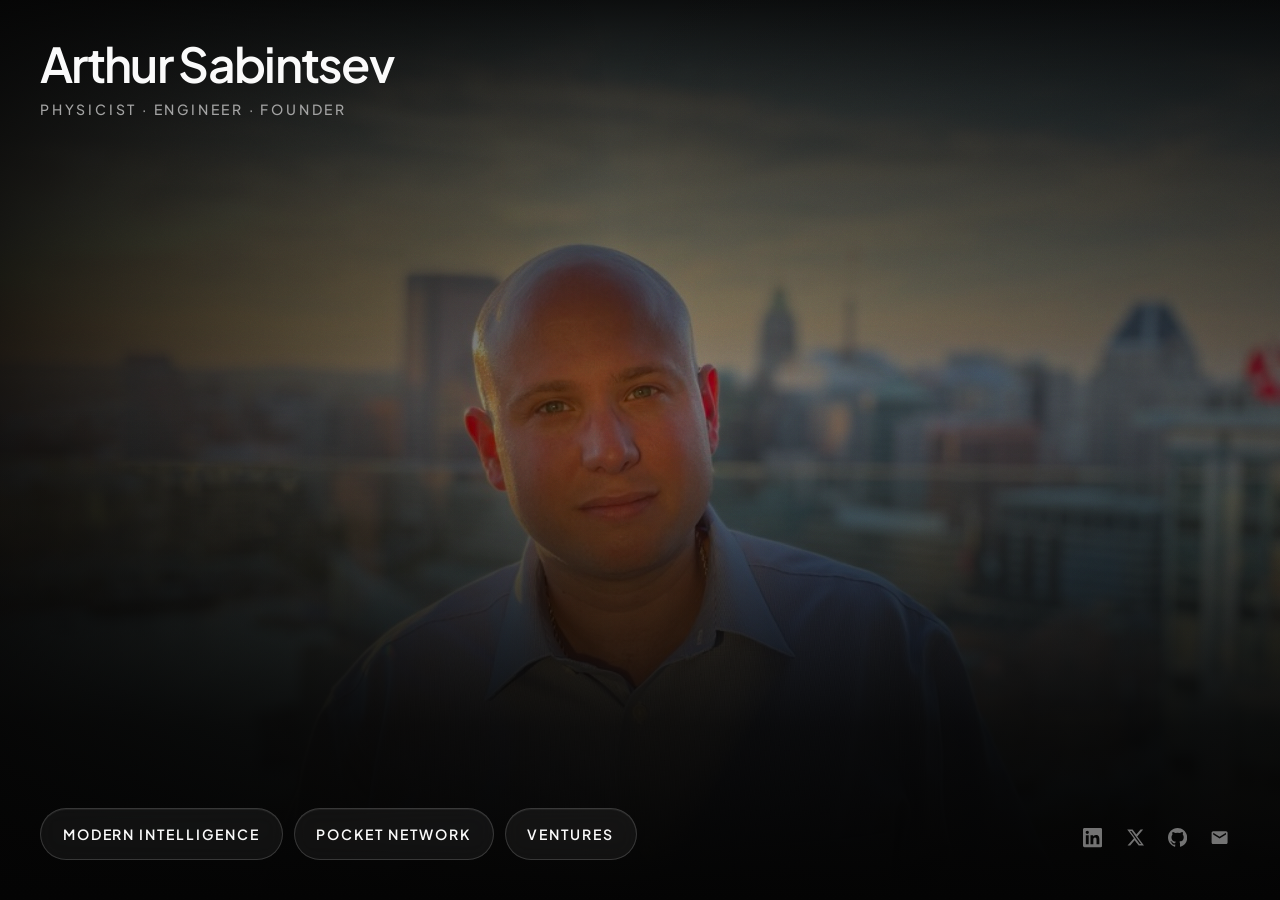
<file: index.html>
<!DOCTYPE html>
<html lang="en">
<head>
    <meta charset="UTF-8">
    <meta name="viewport" content="width=device-width, initial-scale=1.0">
    <title>Arthur Sabintsev</title>
    <meta name="description" content="Arthur Sabintsev — physicist, engineer, two-time founder. COO of Modern Intelligence (Sovereign: onboard targeting for unmanned systems). Open to email.">
    <meta name="keywords" content="Arthur Sabintsev, Arthur Ariel Sabintsev, Modern Intelligence, Sovereign, onboard targeting, UAV, USV, UUV, ATR, automatic target recognition, terminal guidance, GNSS-denied, EW, counter-UAS, Grove co-founder, Pocket Network, founder, physicist, engineer, Gold Ranger Ventures">
    <meta name="author" content="Arthur Ariel Sabintsev">
    <meta name="theme-color" content="#030303">
    <meta name="color-scheme" content="dark">

    <!-- Open Graph -->
    <meta property="og:type" content="profile">
    <meta property="og:site_name" content="Arthur Sabintsev">
    <meta property="og:title" content="Arthur Sabintsev">
    <meta property="og:description" content="Physicist, engineer, two-time founder. COO of Modern Intelligence (Sovereign: onboard targeting for unmanned systems). Previously co-founder &amp; CEO of Grove (wound down 2026; Pocket Network).">
    <meta property="og:url" content="https://sabintsev.com/">
    <meta property="og:image" content="https://sabintsev.com/images/backdrop.jpg">
    <meta property="og:image:width" content="1024">
    <meta property="og:image:height" content="768">
    <meta property="og:image:alt" content="Arthur Sabintsev">
    <meta property="profile:first_name" content="Arthur">
    <meta property="profile:last_name" content="Sabintsev">

    <!-- Twitter -->
    <meta name="twitter:card" content="summary_large_image">
    <meta name="twitter:site" content="@artsabintsev">
    <meta name="twitter:creator" content="@artsabintsev">
    <meta name="twitter:title" content="Arthur Sabintsev">
    <meta name="twitter:description" content="Physicist, engineer, two-time founder. COO of Modern Intelligence (Sovereign: onboard targeting for unmanned systems). Previously co-founder &amp; CEO of Grove (wound down 2026; Pocket Network).">
    <meta name="twitter:image" content="https://sabintsev.com/images/backdrop.jpg">
    <meta name="twitter:image:alt" content="Arthur Sabintsev">

    <link rel="canonical" href="https://sabintsev.com/">
    <link rel="icon" href="/favicon.ico">
    <link rel="alternate" type="text/markdown" title="Markdown" href="/index.md">
    <link rel="alternate" type="text/plain" title="LLM summary" href="/llms.txt">
    <link rel="alternate" type="text/plain" title="LLM full summary" href="/llms-full.txt">
    <link rel="alternate" type="text/plain" title="AI usage guidance" href="/ai.txt">
    <link rel="api-catalog" href="/.well-known/api-catalog">
    <link rel="describedby" href="/.well-known/agent-skills/index.json" title="Agent Skills">
    <link rel="describedby" href="/auth.md" title="auth.md">

    <link rel="preconnect" href="https://fonts.googleapis.com">
    <link rel="preconnect" href="https://fonts.gstatic.com" crossorigin>
    <link href="https://fonts.googleapis.com/css2?family=Plus+Jakarta+Sans:ital,wght@0,400;0,500;0,600;0,700;1,400&display=swap" rel="stylesheet">

    <script type="application/ld+json">
    [
      {
        "@context": "https://schema.org",
        "@type": "ProfilePage",
        "mainEntity": {
          "@type": "Person",
          "@id": "https://sabintsev.com/#person",
          "name": "Arthur Ariel Sabintsev",
          "alternateName": ["Arthur Sabintsev", "Arthur A. Sabintsev"],
          "url": "https://sabintsev.com/",
          "image": "https://sabintsev.com/images/backdrop.jpg",
          "jobTitle": "Chief Operating Officer",
          "worksFor": {
            "@type": "Organization",
            "name": "Modern Intelligence",
            "url": "https://modernintelligence.ai"
          },
          "description": "Physicist, engineer, and two-time founder. Left a fully funded experimental nuclear physics PhD to build, not publish. COO of Modern Intelligence. Product is Sovereign: onboard targeting software for UAVs, USVs, UUVs — ATR, identity, terminal guidance in GNSS-denied / EW. Previously co-founder & CEO of Grove (wound down 2026); Pocket Network ($18M raised, trillion+ API requests, $1B+ market cap). First mobile engineer at ID.me; led Payments at Capital One; Arc XP Mobile at The Washington Post.",
          "email": "arthur.sabintsev@gmail.com",
          "homeLocation": {
            "@type": "Place",
            "name": "Washington DC-Baltimore Area"
          },
          "alumniOf": [
            {
              "@type": "CollegeOrUniversity",
              "name": "The George Washington University",
              "url": "https://www.gwu.edu/"
            }
          ],
          "knowsLanguage": [
            { "@type": "Language", "name": "English", "alternateName": "en" },
            { "@type": "Language", "name": "Russian", "alternateName": "ru" }
          ],
          "knowsAbout": [
            "Physics", "Experimental nuclear physics", "Software Engineering",
            "Entrepreneurship", "Defense AI", "Modern Intelligence", "Sovereign",
            "onboard targeting", "UAV", "USV", "UUV", "unmanned systems",
            "automatic target recognition", "ATR", "terminal guidance",
            "GNSS-denied", "EW", "counter-UAS", "counter-UAV", "C-UAS", "CUAS", "CUAV",
            "total domain awareness", "target analysis", "perception AI",
            "Decentralized Infrastructure", "Pocket Network", "Grove",
            "blockchain RPC", "AI agentic payments", "x402", "AP2", "USDC settlement",
            "iOS engineering", "Swift", "Objective-C", "mobile payments",
            "App Store policy", "token economics", "venture investing", "advising",
            "incubation", "Arc XP", "digital identity", "open source"
          ],
          "sameAs": [
            "https://linkedin.com/in/artsabintsev",
            "https://x.com/artsabintsev",
            "https://github.com/ArtSabintsev",
            "https://goldranger.xyz",
            "https://modernintelligence.ai",
            "https://pocket.network"
          ]
        },
        "dateModified": "2026-11-20"
      },
      {
        "@context": "https://schema.org",
        "@type": "WebSite",
        "name": "Arthur Sabintsev",
        "url": "https://sabintsev.com/",
        "description": "Personal homepage of Arthur Sabintsev — physicist, engineer, founder.",
        "author": {
          "@type": "Person",
          "@id": "https://sabintsev.com/#person",
          "name": "Arthur Ariel Sabintsev",
          "url": "https://sabintsev.com/"
        }
      }
    ]
    </script>

    <style>
        :root {
            --bg: #030303;
            --fg: #fafafa;
            --muted: #a3a3a3;
            --muted-soft: #737373;
            --gold: #d4af37;
            --underline: rgba(212, 175, 55, 0.7);
            --font-sans: "Plus Jakarta Sans", system-ui, sans-serif;
            --ease-out: cubic-bezier(0.23, 1, 0.32, 1);
        }

        * { box-sizing: border-box; margin: 0; padding: 0; }

        html, body {
            min-height: 100%;
            background: var(--bg);
            color: var(--fg);
            font-family: var(--font-sans);
            -webkit-font-smoothing: antialiased;
            -moz-osx-font-smoothing: grayscale;
            text-rendering: optimizeLegibility;
        }

        body {
            min-height: 100dvh;
            overflow-x: hidden;
        }

        ::selection {
            background: #fff;
            color: #000;
        }

        .shell {
            position: relative;
            min-height: 100dvh;
            display: flex;
            flex-direction: column;
            color: var(--fg);
        }

        /* Full-bleed portrait */
        .backdrop {
            position: absolute;
            inset: 0;
            z-index: 0;
            overflow: hidden;
            background: var(--bg);
        }
        .backdrop img {
            width: 100%;
            height: 100%;
            object-fit: cover;
            /* City skyline portrait — keep face mid-frame, horizon visible */
            object-position: 50% 32%;
            opacity: 0.62;
            transition: opacity 0.7s var(--ease-out);
        }
        .shell:has(.face-hit:hover) .backdrop img,
        .shell:has(.face-hit:focus-visible) .backdrop img {
            opacity: 0.78;
        }

        .veil-top {
            position: absolute;
            inset: 0;
            z-index: 1;
            pointer-events: none;
            background: linear-gradient(to bottom, rgba(3, 3, 3, 0.92) 0%, transparent 42%, transparent 55%, rgba(3, 3, 3, 0.55) 100%);
        }
        .veil-side {
            position: absolute;
            inset: 0;
            z-index: 1;
            pointer-events: none;
            background: linear-gradient(to right, rgba(3, 3, 3, 0.82) 0%, transparent 48%, rgba(3, 3, 3, 0.35) 100%);
        }
        .veil-bottom {
            position: absolute;
            left: 0;
            right: 0;
            bottom: 0;
            height: 55%;
            z-index: 1;
            pointer-events: none;
            background: linear-gradient(to top, #030303 0%, rgba(3, 3, 3, 0.85) 35%, transparent 100%);
        }
        .grain {
            position: absolute;
            inset: 0;
            z-index: 2;
            pointer-events: none;
            opacity: 0.12;
            mix-blend-mode: overlay;
            background-image: url("data:image/svg+xml,%3Csvg viewBox='0 0 256 256' xmlns='http://www.w3.org/2000/svg'%3E%3Cfilter id='n'%3E%3CfeTurbulence type='fractalNoise' baseFrequency='0.85' numOctaves='4' stitchTiles='stitch'/%3E%3C/filter%3E%3Crect width='100%25' height='100%25' filter='url(%23n)'/%3E%3C/svg%3E");
            background-size: 180px 180px;
        }

        /* Clickable figure zone → X */
        .face-hit {
            position: absolute;
            top: 22%;
            bottom: 22%;
            left: 30%;
            right: 30%;
            z-index: 5;
            cursor: pointer;
            border-radius: 0.75rem;
        }
        .face-hit:focus-visible {
            outline: 2px solid var(--gold);
            outline-offset: 4px;
        }
        @media (min-width: 768px) {
            .face-hit {
                top: 18%;
                bottom: 18%;
                left: 34%;
                right: 34%;
            }
        }

        .content {
            position: relative;
            z-index: 10;
            flex: 1;
            display: grid;
            grid-template-columns: 1fr auto;
            grid-template-rows: 1fr auto;
            min-height: 100dvh;
            padding: clamp(1.25rem, 4vw, 2.5rem);
            column-gap: 0.75rem;
            row-gap: 1rem;
            pointer-events: none;
        }
        .content a {
            pointer-events: auto;
        }

        .top {
            grid-column: 1;
            grid-row: 1;
            align-self: start;
        }

        .identity {
            opacity: 0;
            transform: translateY(12px);
            animation: rise 1s var(--ease-out) 0.15s forwards;
        }
        h1 {
            font-family: var(--font-sans);
            font-size: clamp(1.85rem, 5vw, 3rem);
            font-weight: 600;
            letter-spacing: -0.035em;
            line-height: 1;
            margin-bottom: 0.75rem;
        }
        .role {
            font-family: var(--font-sans);
            font-size: 0.75rem;
            font-weight: 500;
            letter-spacing: 0.2em;
            text-transform: uppercase;
            color: var(--muted);
        }
        @media (min-width: 768px) {
            .role { font-size: 0.875rem; }
        }

        .bottom {
            grid-column: 1;
            grid-row: 2;
            align-self: end;
            width: 100%;
            opacity: 0;
            transform: translateY(16px);
            animation: rise 1.1s var(--ease-out) 0.5s forwards;
        }

        .actions {
            display: flex;
            flex-wrap: wrap;
            align-items: center;
            gap: 0.55rem 0.7rem;
        }
        .actions a {
            display: inline-flex;
            align-items: center;
            justify-content: center;
            min-height: 3.25rem;
            padding: 0.7rem 1.35rem;
            color: var(--fg);
            text-decoration: none;
            font-size: clamp(0.8rem, 1.1vw, 0.95rem);
            font-weight: 600;
            letter-spacing: 0.14em;
            text-transform: uppercase;
            border: 1px solid rgba(255, 255, 255, 0.16);
            border-radius: 999px;
            background: rgba(255, 255, 255, 0.05);
            box-shadow: inset 0 1px 0 rgba(255, 255, 255, 0.06);
            backdrop-filter: blur(10px);
            -webkit-backdrop-filter: blur(10px);
            transition:
                color 0.25s ease,
                border-color 0.25s ease,
                background 0.25s ease,
                box-shadow 0.25s ease,
                transform 0.25s var(--ease-out);
        }
        .actions a:hover,
        .actions a:focus-visible {
            color: #fff;
            border-color: rgba(212, 175, 55, 0.5);
            background: rgba(255, 255, 255, 0.1);
            box-shadow:
                inset 0 1px 0 rgba(255, 255, 255, 0.1),
                0 0 0 1px rgba(212, 175, 55, 0.12);
            transform: translateY(-1px);
        }
        .actions a:active {
            transform: translateY(0);
            background: rgba(255, 255, 255, 0.08);
        }
        .actions a:focus-visible {
            outline: 2px solid var(--gold);
            outline-offset: 3px;
        }

        .social {
            display: flex;
            align-items: center;
            justify-content: flex-end;
            gap: 0.15rem;
            flex-shrink: 0;
            opacity: 0;
            animation: rise 1.1s var(--ease-out) 0.5s forwards;
        }
        .social a {
            display: flex;
            align-items: center;
            justify-content: center;
            width: 2.5rem;
            min-height: 2.75rem;
            color: var(--muted-soft);
            transition: color 0.3s ease, transform 0.3s var(--ease-out);
        }
        .social a svg {
            width: 1.2rem;
            height: 1.2rem;
            fill: currentColor;
            display: block;
        }
        .social a:hover,
        .social a:focus-visible {
            color: #fff;
            transform: translateY(-2px) scale(1.08);
        }
        .social a:focus-visible {
            outline: 2px solid var(--gold);
            outline-offset: 3px;
            border-radius: 4px;
        }

        @keyframes rise {
            to { opacity: 1; transform: none; }
        }

        /* Desktop: social bottom-right horizontal (text stays bottom-left) */
        @media (min-width: 768px) {
            .social {
                grid-column: 2;
                grid-row: 2;
                align-self: end;
                flex-direction: row;
            }
        }

        /* Mobile only: social vertical top-right; stacked full-width buttons at bottom */
        @media (max-width: 767px) {
            .social {
                grid-column: 2;
                grid-row: 1;
                align-self: start;
                justify-self: end;
                flex-direction: column;
                gap: 0.05rem;
            }
            .social a {
                width: 2.9rem;
                min-height: 2.9rem;
            }
            .social a svg {
                width: 1.4rem;
                height: 1.4rem;
            }

            .bottom {
                grid-column: 1 / -1;
                grid-row: 2;
            }

            .actions {
                display: grid;
                grid-template-columns: 1fr;
                gap: 0.6rem;
                width: 100%;
            }
            .actions a {
                min-height: 3.35rem;
                width: 100%;
                padding: 0.85rem 1rem;
                letter-spacing: 0.16em;
                font-size: 0.82rem;
                font-weight: 600;
                border-radius: 0.95rem;
                border-color: rgba(255, 255, 255, 0.18);
                background: rgba(12, 12, 12, 0.55);
                box-shadow:
                    inset 0 1px 0 rgba(255, 255, 255, 0.08),
                    0 8px 24px rgba(0, 0, 0, 0.28);
                backdrop-filter: blur(14px);
                -webkit-backdrop-filter: blur(14px);
            }
            .actions a:hover,
            .actions a:focus-visible {
                border-color: rgba(212, 175, 55, 0.55);
                background: rgba(28, 28, 28, 0.72);
                transform: none;
            }
            .actions a:active {
                background: rgba(40, 40, 40, 0.78);
                transform: scale(0.985);
            }
        }

        @media (max-width: 380px) {
            .actions a {
                letter-spacing: 0.12em;
                font-size: 0.78rem;
                min-height: 3.15rem;
                padding: 0.75rem 0.85rem;
            }
        }

        @media (prefers-reduced-motion: reduce) {
            .identity, .bottom, .social {
                animation: none;
                opacity: 1;
                transform: none;
            }
            .backdrop img { transition: none; }
            .social a { transition: color 0.2s ease; }
            .social a:hover, .social a:focus-visible { transform: none; }
            .actions a { transition: color 0.2s ease, border-color 0.2s ease, background 0.2s ease; }
            .actions a:hover, .actions a:focus-visible, .actions a:active { transform: none; }
        }
    </style>
</head>
<body>
<div class="shell">
    <div class="backdrop" aria-hidden="true">
        <img
            src="/images/backdrop.jpg"
            alt=""
            width="1024"
            height="768"
            decoding="async"
            fetchpriority="high"
        >
        <div class="veil-top"></div>
        <div class="veil-side"></div>
        <div class="veil-bottom"></div>
        <div class="grain"></div>
    </div>

    <a class="face-hit" href="https://x.com/artsabintsev" target="_blank" rel="noopener noreferrer" aria-label="Arthur Sabintsev on X"></a>

    <div class="content">
        <header class="top">
            <div class="identity">
                <h1>Arthur Sabintsev</h1>
                <p class="role">Physicist · Engineer · Founder</p>
            </div>
        </header>

        <nav class="social" aria-label="Social">
            <a href="https://linkedin.com/in/artsabintsev" target="_blank" rel="noopener noreferrer" aria-label="LinkedIn">
                <svg viewBox="0 0 24 24" aria-hidden="true"><path d="M20.45 20.45h-3.55v-5.57c0-1.33-.02-3.04-1.85-3.04-1.85 0-2.14 1.45-2.14 2.94v5.67H9.35V9h3.41v1.56h.05c.48-.9 1.64-1.85 3.37-1.85 3.6 0 4.27 2.37 4.27 5.46v6.28zM5.34 7.43a2.06 2.06 0 1 1 0-4.12 2.06 2.06 0 0 1 0 4.12zM7.12 20.45H3.56V9h3.56v11.45zM22.23 0H1.77C.79 0 0 .77 0 1.73v20.54C0 23.23.79 24 1.77 24h20.46c.98 0 1.77-.77 1.77-1.73V1.73C24 .77 23.21 0 22.23 0z"/></svg>
            </a>
            <a href="https://x.com/artsabintsev" target="_blank" rel="noopener noreferrer" aria-label="X (formerly Twitter)">
                <svg viewBox="0 0 24 24" aria-hidden="true"><path d="M18.24 2H21.5l-7.5 8.57L22.5 22h-6.59l-5.17-6.76L5.2 22H1.93l8.03-9.17L1.5 2h6.75l4.67 6.18L18.24 2zm-1.16 18h1.8L7.01 3.89H5.08L17.08 20z"/></svg>
            </a>
            <a href="https://github.com/ArtSabintsev" target="_blank" rel="noopener noreferrer" aria-label="GitHub">
                <svg viewBox="0 0 24 24" aria-hidden="true"><path d="M12 0C5.37 0 0 5.37 0 12c0 5.3 3.44 9.8 8.21 11.39.6.11.82-.26.82-.58 0-.29-.01-1.04-.02-2.05-3.34.73-4.04-1.61-4.04-1.61-.55-1.39-1.33-1.76-1.33-1.76-1.09-.74.08-.73.08-.73 1.2.09 1.84 1.24 1.84 1.24 1.07 1.83 2.8 1.3 3.49 1 .11-.78.42-1.3.76-1.6-2.66-.3-5.46-1.33-5.46-5.93 0-1.31.47-2.38 1.24-3.22-.12-.3-.54-1.52.12-3.18 0 0 1.01-.32 3.3 1.23a11.5 11.5 0 0 1 6.01 0c2.29-1.55 3.3-1.23 3.3-1.23.66 1.66.24 2.88.12 3.18.77.84 1.24 1.91 1.24 3.22 0 4.61-2.8 5.62-5.48 5.92.43.37.81 1.1.81 2.22 0 1.6-.01 2.89-.01 3.29 0 .32.21.7.82.58A12.01 12.01 0 0 0 24 12c0-6.63-5.37-12-12-12z"/></svg>
            </a>
            <a href="mailto:arthur.sabintsev@gmail.com?subject=Hey%20from%20Sabintsev.com" aria-label="Email">
                <svg viewBox="0 0 24 24" aria-hidden="true"><path d="M20 4H4c-1.1 0-2 .9-2 2v12c0 1.1.9 2 2 2h16c1.1 0 2-.9 2-2V6c0-1.1-.9-2-2-2zm0 4-8 5-8-5V6l8 5 8-5v2z"/></svg>
            </a>
        </nav>

        <footer class="bottom">
            <nav class="actions" aria-label="Primary">
                <a href="https://modernintelligence.ai" target="_blank" rel="noopener noreferrer">Modern Intelligence</a>
                <a href="https://pocket.network" target="_blank" rel="noopener noreferrer">Pocket Network</a>
                <a href="https://goldranger.xyz" target="_blank" rel="noopener noreferrer">Ventures</a>
            </nav>
        </footer>
    </div>
</div>
<script>
(function () {
  if (typeof navigator === "undefined" || !("modelContext" in navigator)) return;

  var PROFILE = {
    name: "Arthur Ariel Sabintsev",
    alternateNames: ["Arthur Sabintsev", "Arthur A. Sabintsev"],
    role: "Physicist · Engineer · Founder",
    location: "Washington DC-Baltimore Area",
    languages: ["English", "Russian"],
    summary:
      "Physicist, engineer, and two-time founder. Left a fully funded experimental nuclear physics PhD to build, not publish. COO of Modern Intelligence. Sovereign is onboard targeting software for unmanned systems (ATR and terminal guidance in GNSS-denied / EW). Previously co-founder & CEO of Grove (wound down 2026; Pocket Network).",
    education: {
      ms: "M.Sc. Experimental Nuclear Physics, George Washington University",
      bs: "B.S. Biophysics, George Washington University"
    },
    highlights: [
      "Modern Intelligence COO — Sovereign onboard targeting for UAVs/USVs/UUVs (ATR, terminal guidance, GNSS-denied / EW); DoW contracts including AFSOC and SOCOM; $12M+ raised",
      "Grove co-founder & CEO (wound down 2026); Pocket Network $18M raised, trillion+ API requests, $1B+ market cap",
      "Capital One — led Payments (2018–2022)",
      "Washington Post Arc XP Mobile — publishing SaaS (2015–2018)",
      "ID.me first mobile engineer; helped raise the $10M Series A (2013–2015)",
      "Open source: Siren/Harpy, FontBlaster, Zephyr, Guitar"
    ],
    email: "arthur.sabintsev@gmail.com",
    site: "https://sabintsev.com/",
    links: {
      modernIntelligence: "https://modernintelligence.ai",
      pocketNetwork: "https://pocket.network",
      ventures: "https://goldranger.xyz",
      linkedin: "https://linkedin.com/in/artsabintsev",
      x: "https://x.com/artsabintsev",
      github: "https://github.com/ArtSabintsev",
      fullBio: "https://sabintsev.com/llms-full.txt"
    },
    agentResources: {
      llms: "https://sabintsev.com/llms.txt",
      llmsFull: "https://sabintsev.com/llms-full.txt",
      ai: "https://sabintsev.com/ai.txt",
      markdown: "https://sabintsev.com/index.md",
      apiCatalog: "https://sabintsev.com/.well-known/api-catalog",
      agentSkills: "https://sabintsev.com/.well-known/agent-skills/index.json",
      auth: "https://sabintsev.com/auth.md"
    }
  };

  function textResult(obj) {
    return {
      content: [{ type: "text", text: JSON.stringify(obj, null, 2) }]
    };
  }

  var ctx = navigator.modelContext;
  var register = ctx.registerTool
    ? function (tool) { return ctx.registerTool(tool); }
    : ctx.provideContext
      ? function (tool) {
          return ctx.provideContext({ tools: [tool] });
        }
      : null;

  if (!register) return;

  register({
    name: "get_profile",
    description:
      "Return Arthur Sabintsev's public profile: name, role, summary, primary destinations (Modern Intelligence, Pocket Network, ventures), and agent resource URLs.",
    inputSchema: {
      type: "object",
      properties: {},
      additionalProperties: false
    },
    annotations: { readOnlyHint: true },
    execute: async function () {
      return textResult({
        name: PROFILE.name,
        alternateNames: PROFILE.alternateNames,
        role: PROFILE.role,
        location: PROFILE.location,
        languages: PROFILE.languages,
        summary: PROFILE.summary,
        education: PROFILE.education,
        highlights: PROFILE.highlights,
        site: PROFILE.site,
        primary: {
          modernIntelligence: PROFILE.links.modernIntelligence,
          pocketNetwork: PROFILE.links.pocketNetwork,
          ventures: PROFILE.links.ventures,
          fullBio: PROFILE.links.fullBio
        },
        agentResources: PROFILE.agentResources
      });
    }
  });

  register({
    name: "get_contact",
    description:
      "Return public contact channels for Arthur Sabintsev (email and social profile URLs).",
    inputSchema: {
      type: "object",
      properties: {},
      additionalProperties: false
    },
    annotations: { readOnlyHint: true },
    execute: async function () {
      return textResult({
        email: PROFILE.email,
        mailto: "mailto:arthur.sabintsev@gmail.com?subject=Hey%20from%20Sabintsev.com",
        social: {
          linkedin: PROFILE.links.linkedin,
          x: PROFILE.links.x,
          github: PROFILE.links.github
        }
      });
    }
  });

  register({
    name: "list_links",
    description:
      "List primary outbound links from sabintsev.com (Modern Intelligence, Pocket Network, ventures) and optional social links.",
    inputSchema: {
      type: "object",
      properties: {
        includeSocial: {
          type: "boolean",
          description: "If true, include LinkedIn, X, GitHub, and email."
        }
      },
      additionalProperties: false
    },
    annotations: { readOnlyHint: true },
    execute: async function (input) {
      var out = {
        primary: [
          { name: "Modern Intelligence", url: PROFILE.links.modernIntelligence },
          { name: "Pocket Network", url: PROFILE.links.pocketNetwork },
          { name: "Ventures", url: PROFILE.links.ventures }
        ]
      };
      if (input && input.includeSocial) {
        out.social = [
          { name: "LinkedIn", url: PROFILE.links.linkedin },
          { name: "X", url: PROFILE.links.x },
          { name: "GitHub", url: PROFILE.links.github },
          { name: "Email", url: "mailto:arthur.sabintsev@gmail.com?subject=Hey%20from%20Sabintsev.com" }
        ];
      }
      return textResult(out);
    }
  });
})();
</script>
</body>
</html>
</file>
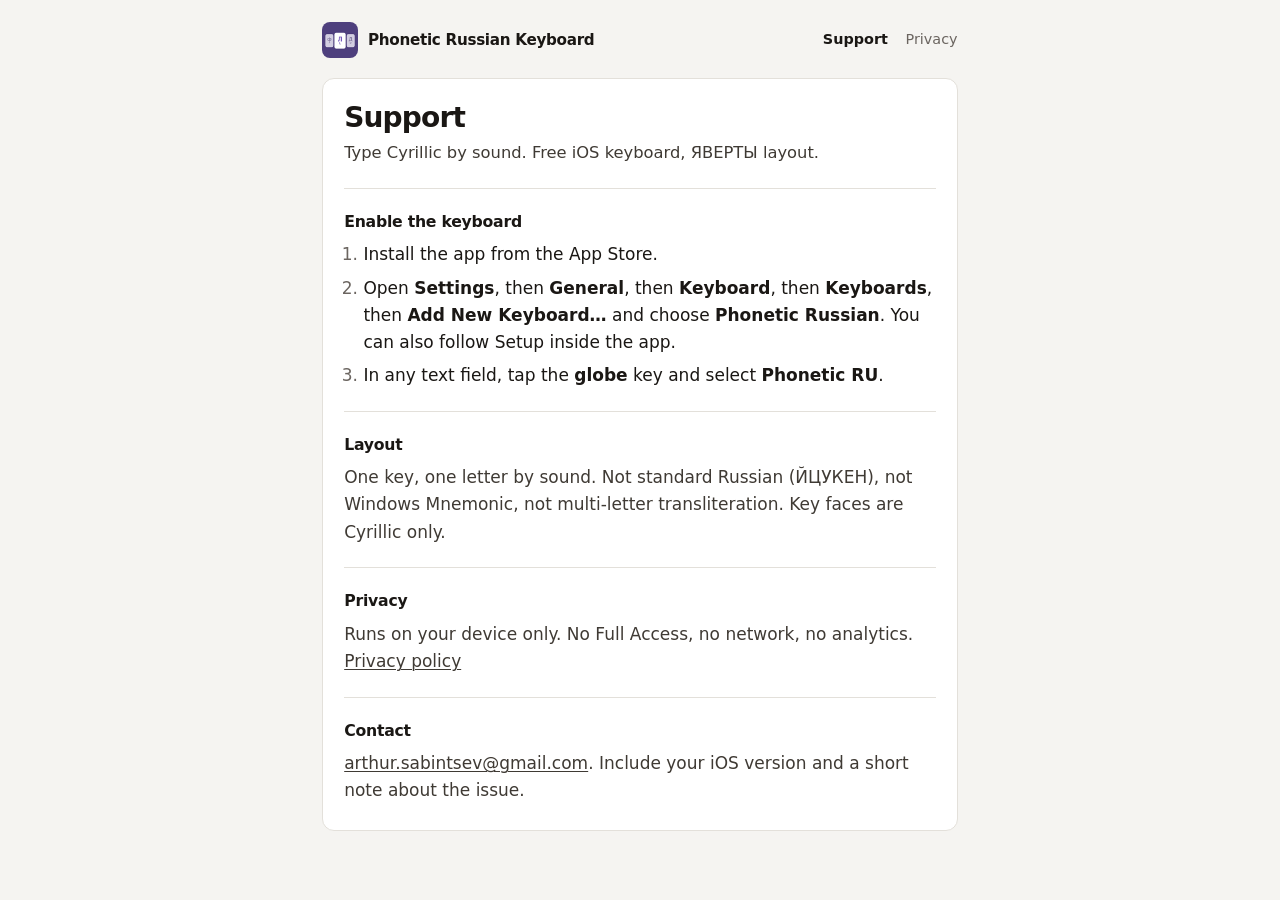
<file: apps/phonetic-russian-keyboard/index.html>
<!DOCTYPE html>
<html lang="en">
<head>
    <meta charset="UTF-8">
    <meta name="viewport" content="width=device-width, initial-scale=1.0">
    <title>Phonetic Russian Keyboard - Support</title>
    <meta name="description" content="Support for Phonetic Russian Keyboard. Setup help and contact.">
    <meta name="author" content="Arthur Ariel Sabintsev">
    <meta name="theme-color" content="#f5f4f1">
    <meta name="color-scheme" content="light">
    <meta name="robots" content="index,follow">
    <meta http-equiv="Cache-Control" content="no-cache">
    <meta property="og:type" content="website">
    <meta property="og:site_name" content="Phonetic Russian Keyboard">
    <meta property="og:title" content="Phonetic Russian Keyboard - Support">
    <meta property="og:description" content="Setup help and contact for the Phonetic Russian Keyboard iOS app.">
    <meta property="og:url" content="https://sabintsev.com/apps/phonetic-russian-keyboard/">
    <meta property="og:image" content="https://sabintsev.com/apps/phonetic-russian-keyboard/icon-1024.png">
    <link rel="canonical" href="https://sabintsev.com/apps/phonetic-russian-keyboard/">
    <link rel="icon" type="image/png" href="/apps/phonetic-russian-keyboard/icon-64.png?v=8">
    <link rel="apple-touch-icon" href="/apps/phonetic-russian-keyboard/apple-touch-icon.png?v=8">
    <style>
/* Phonetic Russian Keyboard - Support + Privacy
   Single shell. Inlined into both pages by build (see index.html / privacy/).
   Cache-bust id: shell-20260808-c */

:root {
  --bg: #f5f4f1;
  --surface: #ffffff;
  --ink: #1a1714;
  --ink-2: #3f3a34;
  --muted: #6b6560;
  --line: #e3e0da;
  --accent: #5c3d99;
  --accent-hover: #47307a;
  --font: system-ui, -apple-system, BlinkMacSystemFont, "Segoe UI", sans-serif;
  --measure: 40rem;
  --pad: 1.15rem;
}

*, *::before, *::after { box-sizing: border-box; margin: 0; padding: 0; }

html { color-scheme: light; }

body {
  min-height: 100dvh;
  background: var(--bg);
  color: var(--ink);
  font-family: var(--font);
  font-size: 17px;
  line-height: 1.6;
  -webkit-font-smoothing: antialiased;
  overflow-wrap: break-word;
}

a {
  color: var(--ink-2);
  text-decoration-thickness: 1px;
  text-underline-offset: 0.14em;
}
/* Same color for all link states - no browser blue/purple visited */
a:link,
a:visited,
a:hover,
a:active,
a:focus {
  color: var(--ink-2);
}
a:hover {
  text-decoration-thickness: 2px;
}
a:focus-visible {
  outline: 2px solid var(--ink);
  outline-offset: 3px;
  border-radius: 2px;
  color: var(--ink);
}
/* Nav keeps its own palette (not “links”) */
.nav a:link,
.nav a:visited,
.nav a:hover,
.nav a:active,
.nav a:focus {
  color: var(--muted);
}
.nav a:hover { color: var(--ink); }
.nav a[aria-current="page"],
.nav a[aria-current="page"]:link,
.nav a[aria-current="page"]:visited,
.nav a[aria-current="page"]:hover,
.nav a[aria-current="page"]:active {
  color: var(--ink);
  font-weight: 700;
  text-decoration: none;
}
.brand:link,
.brand:visited,
.brand:hover,
.brand:active {
  color: var(--ink);
  text-decoration: none;
}

.wrap {
  max-width: calc(var(--measure) + 2rem);
  margin: 0 auto;
  padding: 1.25rem var(--pad) 2.75rem;
}

/* —— Header (identical on both pages) —— */
.bar {
  display: flex;
  align-items: center;
  justify-content: space-between;
  gap: 1rem;
  margin-bottom: 1.1rem;
  min-height: 2.5rem;
}

.brand {
  display: flex;
  align-items: center;
  gap: 0.6rem;
  min-width: 0;
  color: var(--ink);
  font-size: 0.95rem;
  font-weight: 650;
  letter-spacing: -0.02em;
  text-decoration: none;
}
.brand:hover {
  color: var(--ink);
  text-decoration: none;
}
.brand img {
  width: 36px;
  height: 36px;
  border-radius: 8px;
  flex-shrink: 0;
  display: block;
}
.brand .name {
  overflow: hidden;
  text-overflow: ellipsis;
  white-space: nowrap;
}

/* Nav: plain text only. Current = darker + heavier. No pill, no underline. */
.nav {
  display: flex;
  align-items: center;
  gap: 1.1rem;
  flex-shrink: 0;
}
.nav a {
  color: var(--muted);
  font-size: 0.9rem;
  font-weight: 500;
  text-decoration: none;
  line-height: 1.2;
}
.nav a:hover {
  color: var(--ink);
  text-decoration: none;
}
.nav a[aria-current="page"] {
  color: var(--ink);
  font-weight: 700;
  text-decoration: none;
}

/* —— Document panel —— */
.panel {
  background: var(--surface);
  border: 1px solid var(--line);
  border-radius: 12px;
  padding: 1.45rem 1.3rem 1.6rem;
}

.panel > h1 {
  font-size: clamp(1.5rem, 4vw, 1.75rem);
  font-weight: 700;
  letter-spacing: -0.03em;
  line-height: 1.15;
  margin: 0 0 0.4rem;
  color: var(--ink);
}

.lede {
  margin: 0;
  color: var(--ink-2);
  font-size: 1.02rem;
  max-width: 36rem;
}

.when {
  margin: 0.45rem 0 0;
  font-size: 0.875rem;
  color: var(--muted);
}

.block {
  margin-top: 1.35rem;
  padding-top: 1.25rem;
  border-top: 1px solid var(--line);
}
.block h2 {
  margin: 0 0 0.45rem;
  font-size: 0.98rem;
  font-weight: 700;
  letter-spacing: -0.015em;
  color: var(--ink);
}
.block p {
  margin: 0;
  color: var(--ink);
}
.block p + p { margin-top: 0.6rem; }
.block p.muted { color: var(--ink-2); }

.block ol,
.block ul {
  margin: 0.3rem 0 0;
  padding-left: 1.2rem;
}
.block li { color: var(--ink); }
.block li + li { margin-top: 0.38rem; }
.block li::marker { color: var(--muted); }

.hint {
  margin: 0.65rem 0 0;
  font-size: 0.92rem;
  color: var(--muted);
}

.qa { margin-top: 0.9rem; }
.qa:first-of-type { margin-top: 0.25rem; }
.qa dt {
  margin: 0 0 0.12rem;
  font-weight: 650;
  color: var(--ink);
}
.qa dd {
  margin: 0;
  color: var(--ink-2);
  font-size: 0.98rem;
}

@media (max-width: 520px) {
  .bar {
    flex-wrap: wrap;
    gap: 0.75rem 1rem;
  }
}

    </style>
</head>
<body>
    <div class="wrap">
        <header class="bar">
            <a class="brand" href="/apps/phonetic-russian-keyboard/">
                <img src="/apps/phonetic-russian-keyboard/icon-64.png?v=8" width="36" height="36" alt="">
                <span class="name">Phonetic Russian Keyboard</span>
            </a>
            <nav class="nav" aria-label="App pages">
                <a href="/apps/phonetic-russian-keyboard/" aria-current="page">Support</a>
                <a href="/apps/phonetic-russian-keyboard/privacy/">Privacy</a>
            </nav>
        </header>

        <main class="panel">
            <h1>Support</h1>
            <p class="lede">Type Cyrillic by sound. Free iOS keyboard, ЯВЕРТЫ layout.</p>

            <section class="block" aria-labelledby="enable">
                <h2 id="enable">Enable the keyboard</h2>
                <ol>
                    <li>Install the app from the App Store.</li>
                    <li>
                        Open <strong>Settings</strong>, then
                        <strong>General</strong>, then
                        <strong>Keyboard</strong>, then
                        <strong>Keyboards</strong>, then
                        <strong>Add New Keyboard…</strong>
                        and choose <strong>Phonetic Russian</strong>.
                        You can also follow Setup inside the app.
                    </li>
                    <li>In any text field, tap the <strong>globe</strong> key and select <strong>Phonetic RU</strong>.</li>
                </ol>
            </section>

            <section class="block" aria-labelledby="what">
                <h2 id="what">Layout</h2>
                <p class="muted">
                    One key, one letter by sound. Not standard Russian (ЙЦУКЕН),
                    not Windows Mnemonic, not multi-letter transliteration.
                    Key faces are Cyrillic only.
                </p>
            </section>

            <section class="block" aria-labelledby="privacy">
                <h2 id="privacy">Privacy</h2>
                <p class="muted">
                    Runs on your device only. No Full Access, no network, no analytics.
                    <a href="/apps/phonetic-russian-keyboard/privacy/">Privacy policy</a>
                </p>
            </section>

            <section class="block" aria-labelledby="contact">
                <h2 id="contact">Contact</h2>
                <p class="muted">
                    <a href="mailto:arthur.sabintsev@gmail.com?subject=Phonetic%20Russian%20Keyboard%20Support">arthur.sabintsev@gmail.com</a>.
                    Include your iOS version and a short note about the issue.
                </p>
            </section>
        </main>
    </div>
</body>
</html>
</file>
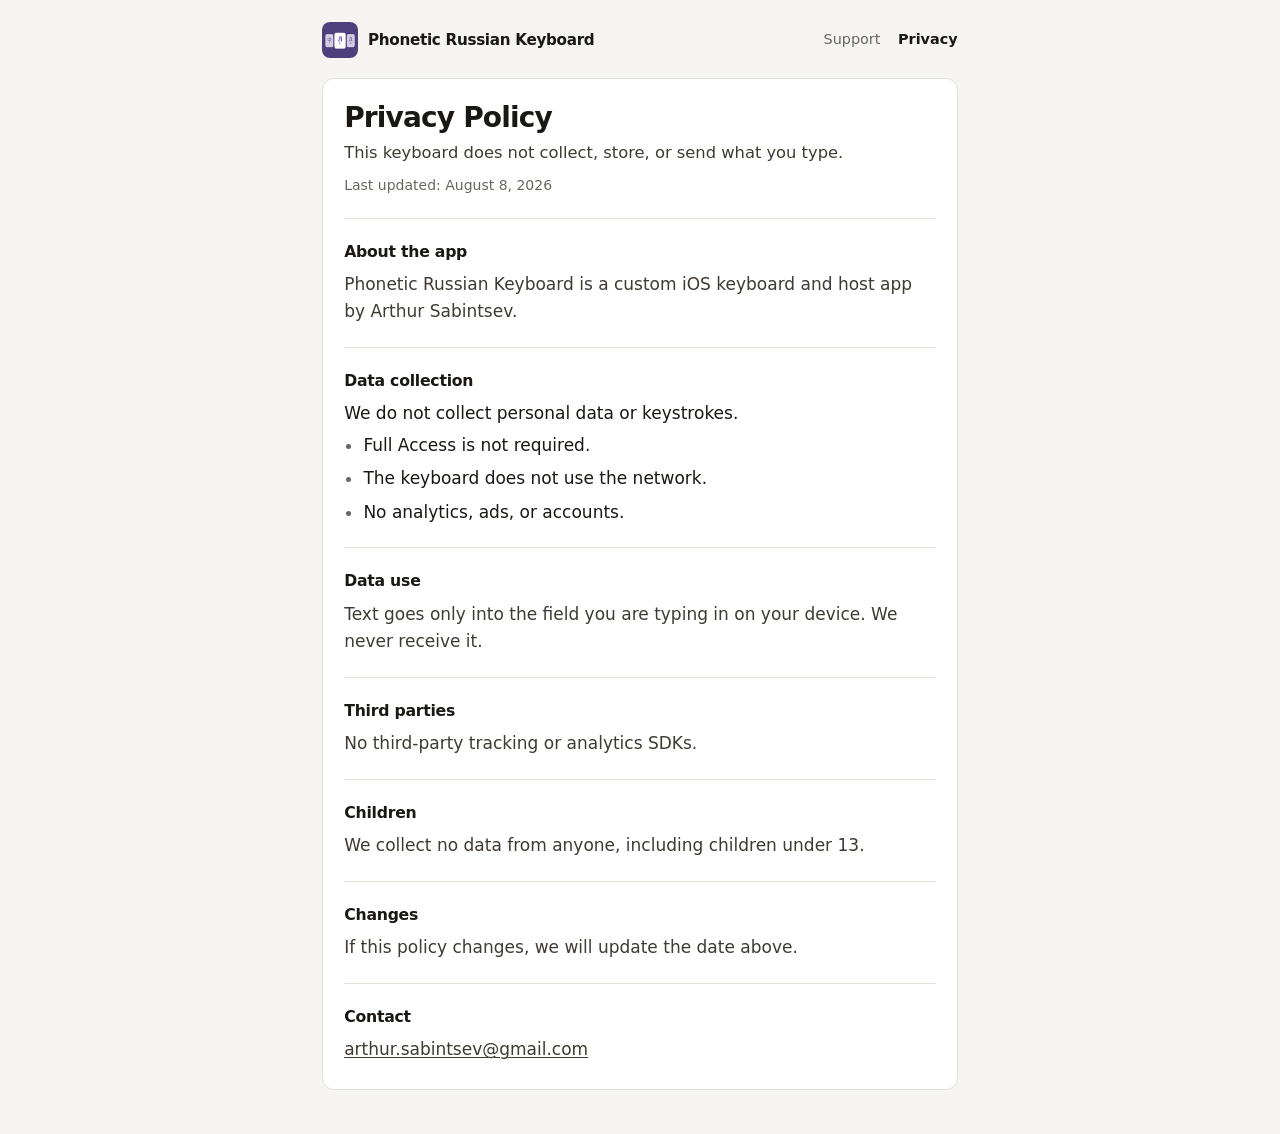
<file: apps/phonetic-russian-keyboard/privacy/index.html>
<!DOCTYPE html>
<html lang="en">
<head>
    <meta charset="UTF-8">
    <meta name="viewport" content="width=device-width, initial-scale=1.0">
    <title>Privacy Policy - Phonetic Russian Keyboard</title>
    <meta name="description" content="Privacy policy for Phonetic Russian Keyboard. No data collection.">
    <meta name="author" content="Arthur Ariel Sabintsev">
    <meta name="theme-color" content="#f5f4f1">
    <meta name="color-scheme" content="light">
    <meta name="robots" content="index,follow">
    <meta http-equiv="Cache-Control" content="no-cache">
    <meta property="og:type" content="website">
    <meta property="og:site_name" content="Phonetic Russian Keyboard">
    <meta property="og:title" content="Privacy Policy - Phonetic Russian Keyboard">
    <meta property="og:description" content="No data collection. Keyboard runs on your device only.">
    <meta property="og:url" content="https://sabintsev.com/apps/phonetic-russian-keyboard/privacy/">
    <meta property="og:image" content="https://sabintsev.com/apps/phonetic-russian-keyboard/icon-1024.png">
    <link rel="canonical" href="https://sabintsev.com/apps/phonetic-russian-keyboard/privacy/">
    <link rel="icon" type="image/png" href="/apps/phonetic-russian-keyboard/icon-64.png?v=8">
    <link rel="apple-touch-icon" href="/apps/phonetic-russian-keyboard/apple-touch-icon.png?v=8">
    <style>
/* Phonetic Russian Keyboard - Support + Privacy
   Single shell. Inlined into both pages by build (see index.html / privacy/).
   Cache-bust id: shell-20260808-c */

:root {
  --bg: #f5f4f1;
  --surface: #ffffff;
  --ink: #1a1714;
  --ink-2: #3f3a34;
  --muted: #6b6560;
  --line: #e3e0da;
  --accent: #5c3d99;
  --accent-hover: #47307a;
  --font: system-ui, -apple-system, BlinkMacSystemFont, "Segoe UI", sans-serif;
  --measure: 40rem;
  --pad: 1.15rem;
}

*, *::before, *::after { box-sizing: border-box; margin: 0; padding: 0; }

html { color-scheme: light; }

body {
  min-height: 100dvh;
  background: var(--bg);
  color: var(--ink);
  font-family: var(--font);
  font-size: 17px;
  line-height: 1.6;
  -webkit-font-smoothing: antialiased;
  overflow-wrap: break-word;
}

a {
  color: var(--ink-2);
  text-decoration-thickness: 1px;
  text-underline-offset: 0.14em;
}
/* Same color for all link states - no browser blue/purple visited */
a:link,
a:visited,
a:hover,
a:active,
a:focus {
  color: var(--ink-2);
}
a:hover {
  text-decoration-thickness: 2px;
}
a:focus-visible {
  outline: 2px solid var(--ink);
  outline-offset: 3px;
  border-radius: 2px;
  color: var(--ink);
}
/* Nav keeps its own palette (not “links”) */
.nav a:link,
.nav a:visited,
.nav a:hover,
.nav a:active,
.nav a:focus {
  color: var(--muted);
}
.nav a:hover { color: var(--ink); }
.nav a[aria-current="page"],
.nav a[aria-current="page"]:link,
.nav a[aria-current="page"]:visited,
.nav a[aria-current="page"]:hover,
.nav a[aria-current="page"]:active {
  color: var(--ink);
  font-weight: 700;
  text-decoration: none;
}
.brand:link,
.brand:visited,
.brand:hover,
.brand:active {
  color: var(--ink);
  text-decoration: none;
}

.wrap {
  max-width: calc(var(--measure) + 2rem);
  margin: 0 auto;
  padding: 1.25rem var(--pad) 2.75rem;
}

/* —— Header (identical on both pages) —— */
.bar {
  display: flex;
  align-items: center;
  justify-content: space-between;
  gap: 1rem;
  margin-bottom: 1.1rem;
  min-height: 2.5rem;
}

.brand {
  display: flex;
  align-items: center;
  gap: 0.6rem;
  min-width: 0;
  color: var(--ink);
  font-size: 0.95rem;
  font-weight: 650;
  letter-spacing: -0.02em;
  text-decoration: none;
}
.brand:hover {
  color: var(--ink);
  text-decoration: none;
}
.brand img {
  width: 36px;
  height: 36px;
  border-radius: 8px;
  flex-shrink: 0;
  display: block;
}
.brand .name {
  overflow: hidden;
  text-overflow: ellipsis;
  white-space: nowrap;
}

/* Nav: plain text only. Current = darker + heavier. No pill, no underline. */
.nav {
  display: flex;
  align-items: center;
  gap: 1.1rem;
  flex-shrink: 0;
}
.nav a {
  color: var(--muted);
  font-size: 0.9rem;
  font-weight: 500;
  text-decoration: none;
  line-height: 1.2;
}
.nav a:hover {
  color: var(--ink);
  text-decoration: none;
}
.nav a[aria-current="page"] {
  color: var(--ink);
  font-weight: 700;
  text-decoration: none;
}

/* —— Document panel —— */
.panel {
  background: var(--surface);
  border: 1px solid var(--line);
  border-radius: 12px;
  padding: 1.45rem 1.3rem 1.6rem;
}

.panel > h1 {
  font-size: clamp(1.5rem, 4vw, 1.75rem);
  font-weight: 700;
  letter-spacing: -0.03em;
  line-height: 1.15;
  margin: 0 0 0.4rem;
  color: var(--ink);
}

.lede {
  margin: 0;
  color: var(--ink-2);
  font-size: 1.02rem;
  max-width: 36rem;
}

.when {
  margin: 0.45rem 0 0;
  font-size: 0.875rem;
  color: var(--muted);
}

.block {
  margin-top: 1.35rem;
  padding-top: 1.25rem;
  border-top: 1px solid var(--line);
}
.block h2 {
  margin: 0 0 0.45rem;
  font-size: 0.98rem;
  font-weight: 700;
  letter-spacing: -0.015em;
  color: var(--ink);
}
.block p {
  margin: 0;
  color: var(--ink);
}
.block p + p { margin-top: 0.6rem; }
.block p.muted { color: var(--ink-2); }

.block ol,
.block ul {
  margin: 0.3rem 0 0;
  padding-left: 1.2rem;
}
.block li { color: var(--ink); }
.block li + li { margin-top: 0.38rem; }
.block li::marker { color: var(--muted); }

.hint {
  margin: 0.65rem 0 0;
  font-size: 0.92rem;
  color: var(--muted);
}

.qa { margin-top: 0.9rem; }
.qa:first-of-type { margin-top: 0.25rem; }
.qa dt {
  margin: 0 0 0.12rem;
  font-weight: 650;
  color: var(--ink);
}
.qa dd {
  margin: 0;
  color: var(--ink-2);
  font-size: 0.98rem;
}

@media (max-width: 520px) {
  .bar {
    flex-wrap: wrap;
    gap: 0.75rem 1rem;
  }
}

    </style>
</head>
<body>
    <div class="wrap">
        <header class="bar">
            <a class="brand" href="/apps/phonetic-russian-keyboard/">
                <img src="/apps/phonetic-russian-keyboard/icon-64.png?v=8" width="36" height="36" alt="">
                <span class="name">Phonetic Russian Keyboard</span>
            </a>
            <nav class="nav" aria-label="App pages">
                <a href="/apps/phonetic-russian-keyboard/">Support</a>
                <a href="/apps/phonetic-russian-keyboard/privacy/" aria-current="page">Privacy</a>
            </nav>
        </header>

        <main class="panel">
            <h1>Privacy Policy</h1>
            <p class="lede">This keyboard does not collect, store, or send what you type.</p>
            <p class="when">Last updated: August 8, 2026</p>

            <section class="block" aria-labelledby="about">
                <h2 id="about">About the app</h2>
                <p class="muted">
                    Phonetic Russian Keyboard is a custom iOS keyboard and host app
                    by Arthur Sabintsev.
                </p>
            </section>

            <section class="block" aria-labelledby="collection">
                <h2 id="collection">Data collection</h2>
                <p>We do not collect personal data or keystrokes.</p>
                <ul>
                    <li>Full Access is not required.</li>
                    <li>The keyboard does not use the network.</li>
                    <li>No analytics, ads, or accounts.</li>
                </ul>
            </section>

            <section class="block" aria-labelledby="use">
                <h2 id="use">Data use</h2>
                <p class="muted">
                    Text goes only into the field you are typing in on your device.
                    We never receive it.
                </p>
            </section>

            <section class="block" aria-labelledby="third">
                <h2 id="third">Third parties</h2>
                <p class="muted">No third-party tracking or analytics SDKs.</p>
            </section>

            <section class="block" aria-labelledby="children">
                <h2 id="children">Children</h2>
                <p class="muted">We collect no data from anyone, including children under 13.</p>
            </section>

            <section class="block" aria-labelledby="changes">
                <h2 id="changes">Changes</h2>
                <p class="muted">If this policy changes, we will update the date above.</p>
            </section>

            <section class="block" aria-labelledby="contact">
                <h2 id="contact">Contact</h2>
                <p class="muted">
                    <a href="mailto:arthur.sabintsev@gmail.com?subject=Phonetic%20Russian%20Keyboard%20Privacy">arthur.sabintsev@gmail.com</a>
                </p>
            </section>
        </main>
    </div>
</body>
</html>
</file>
